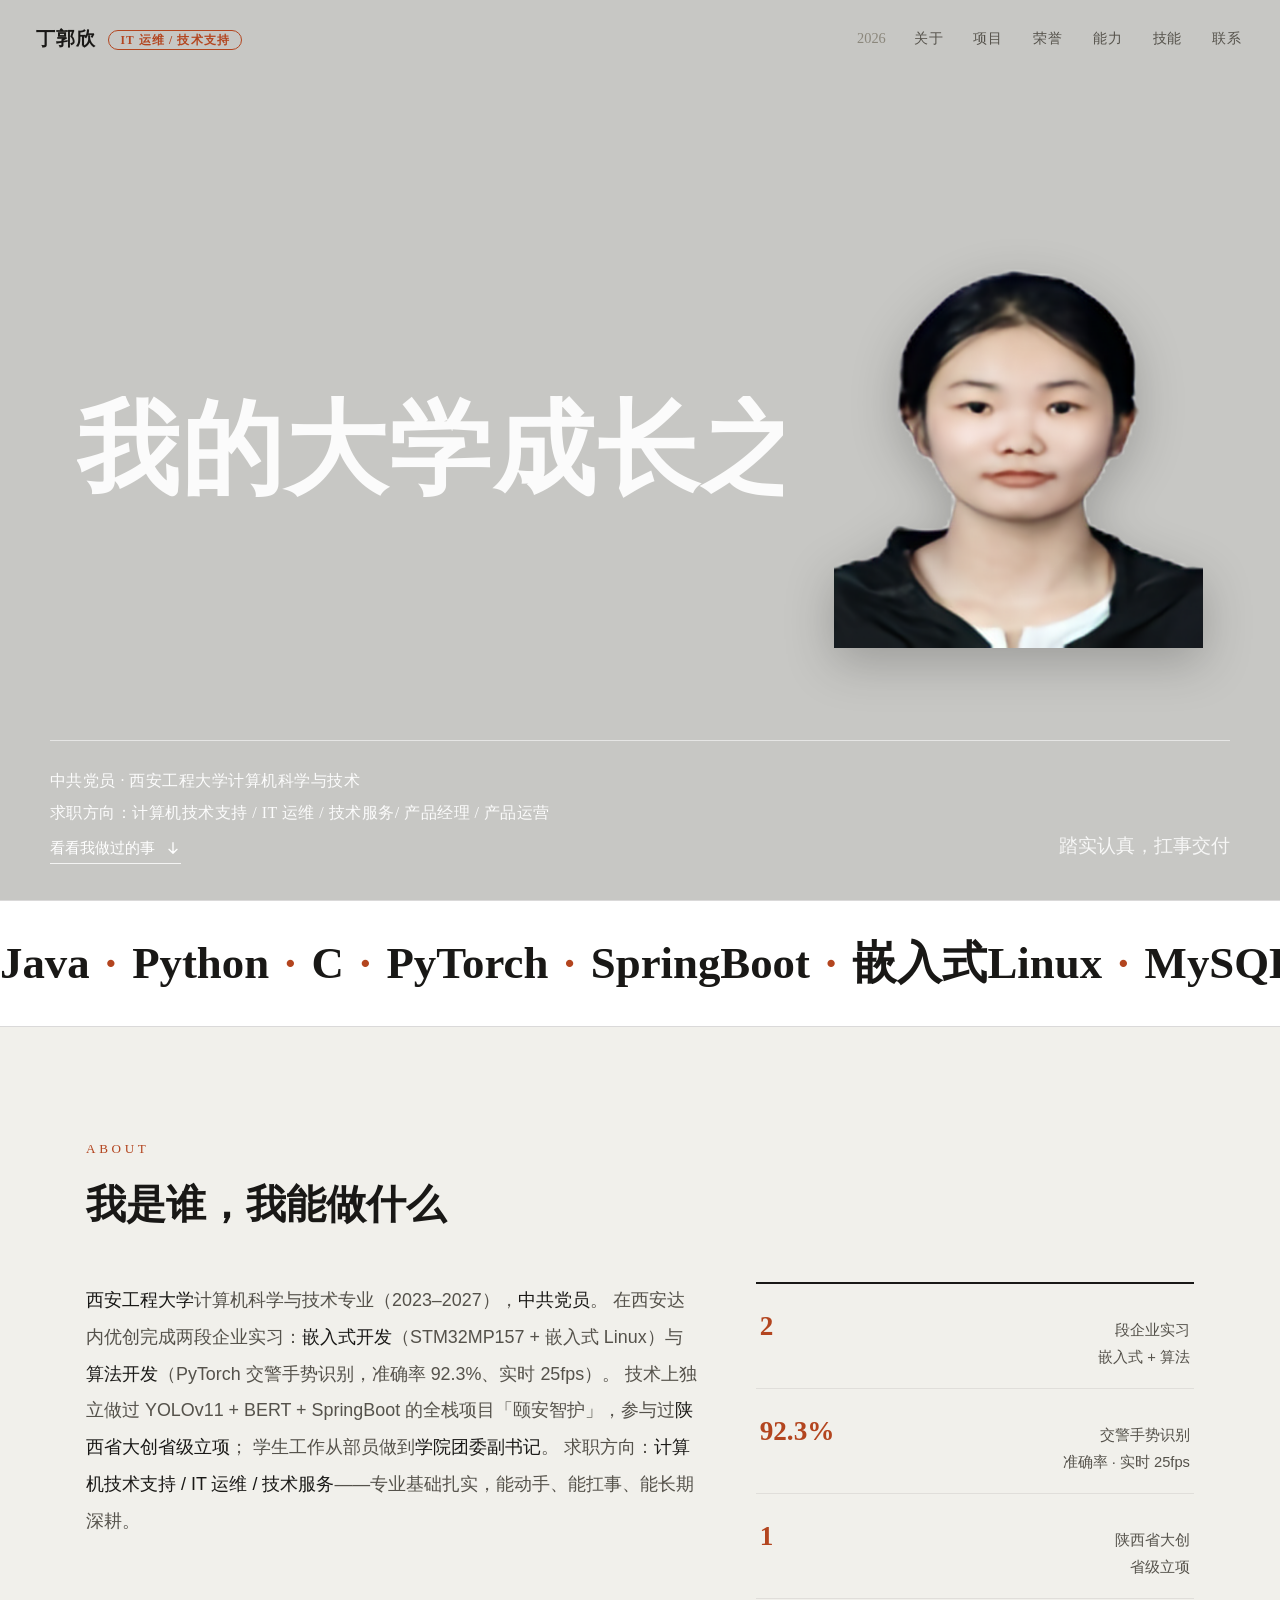
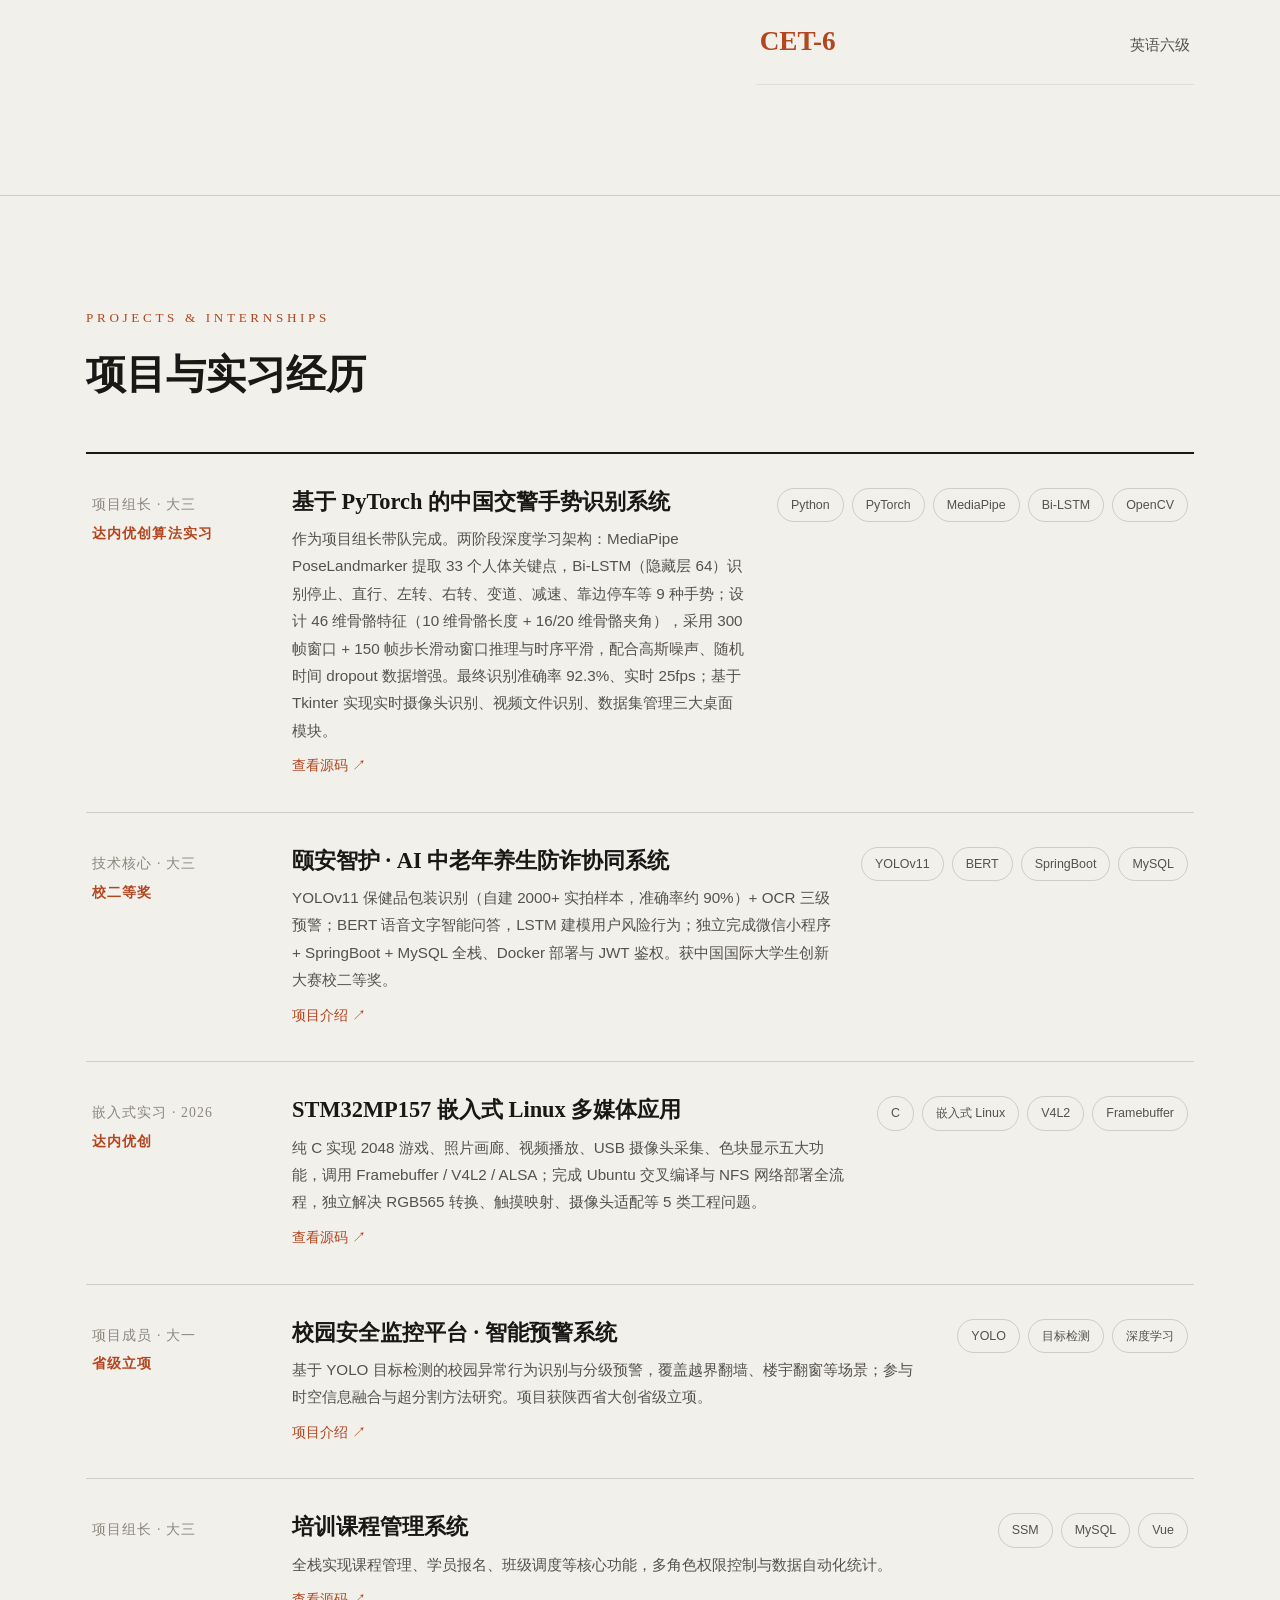
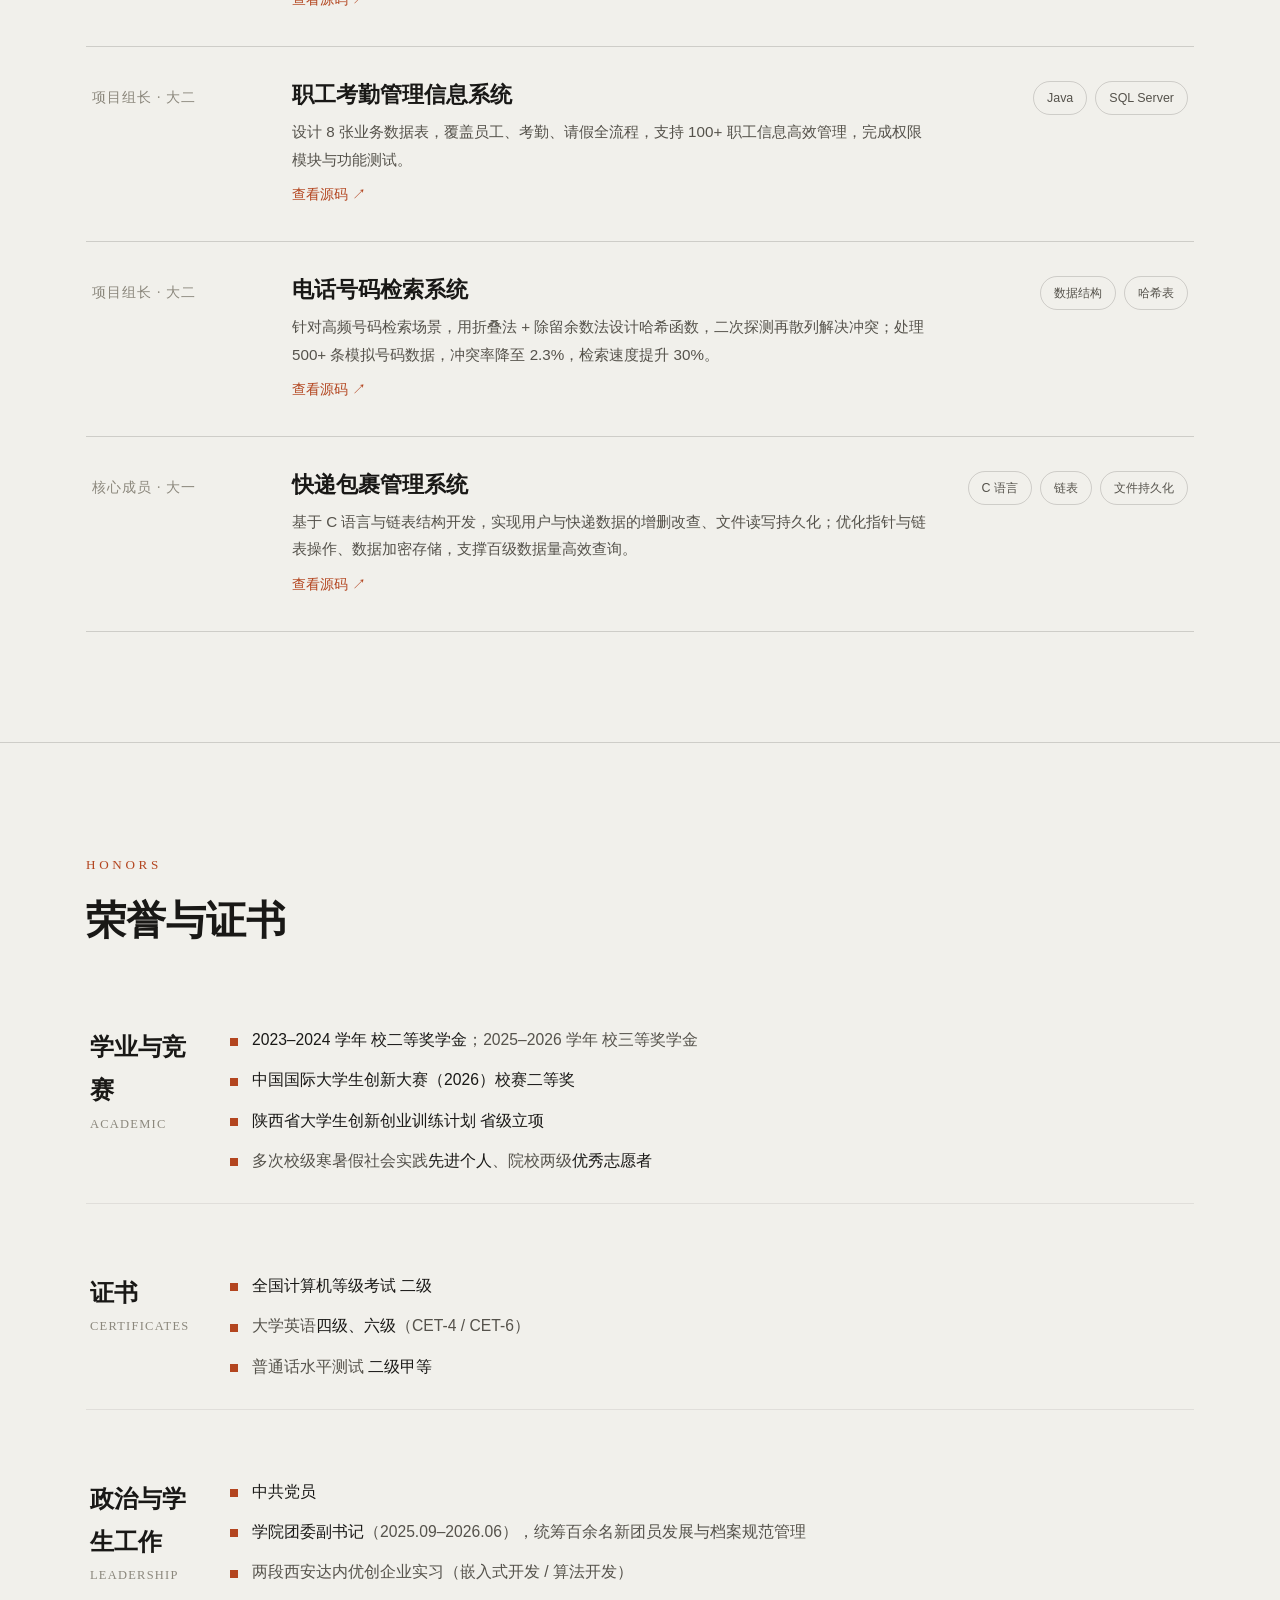
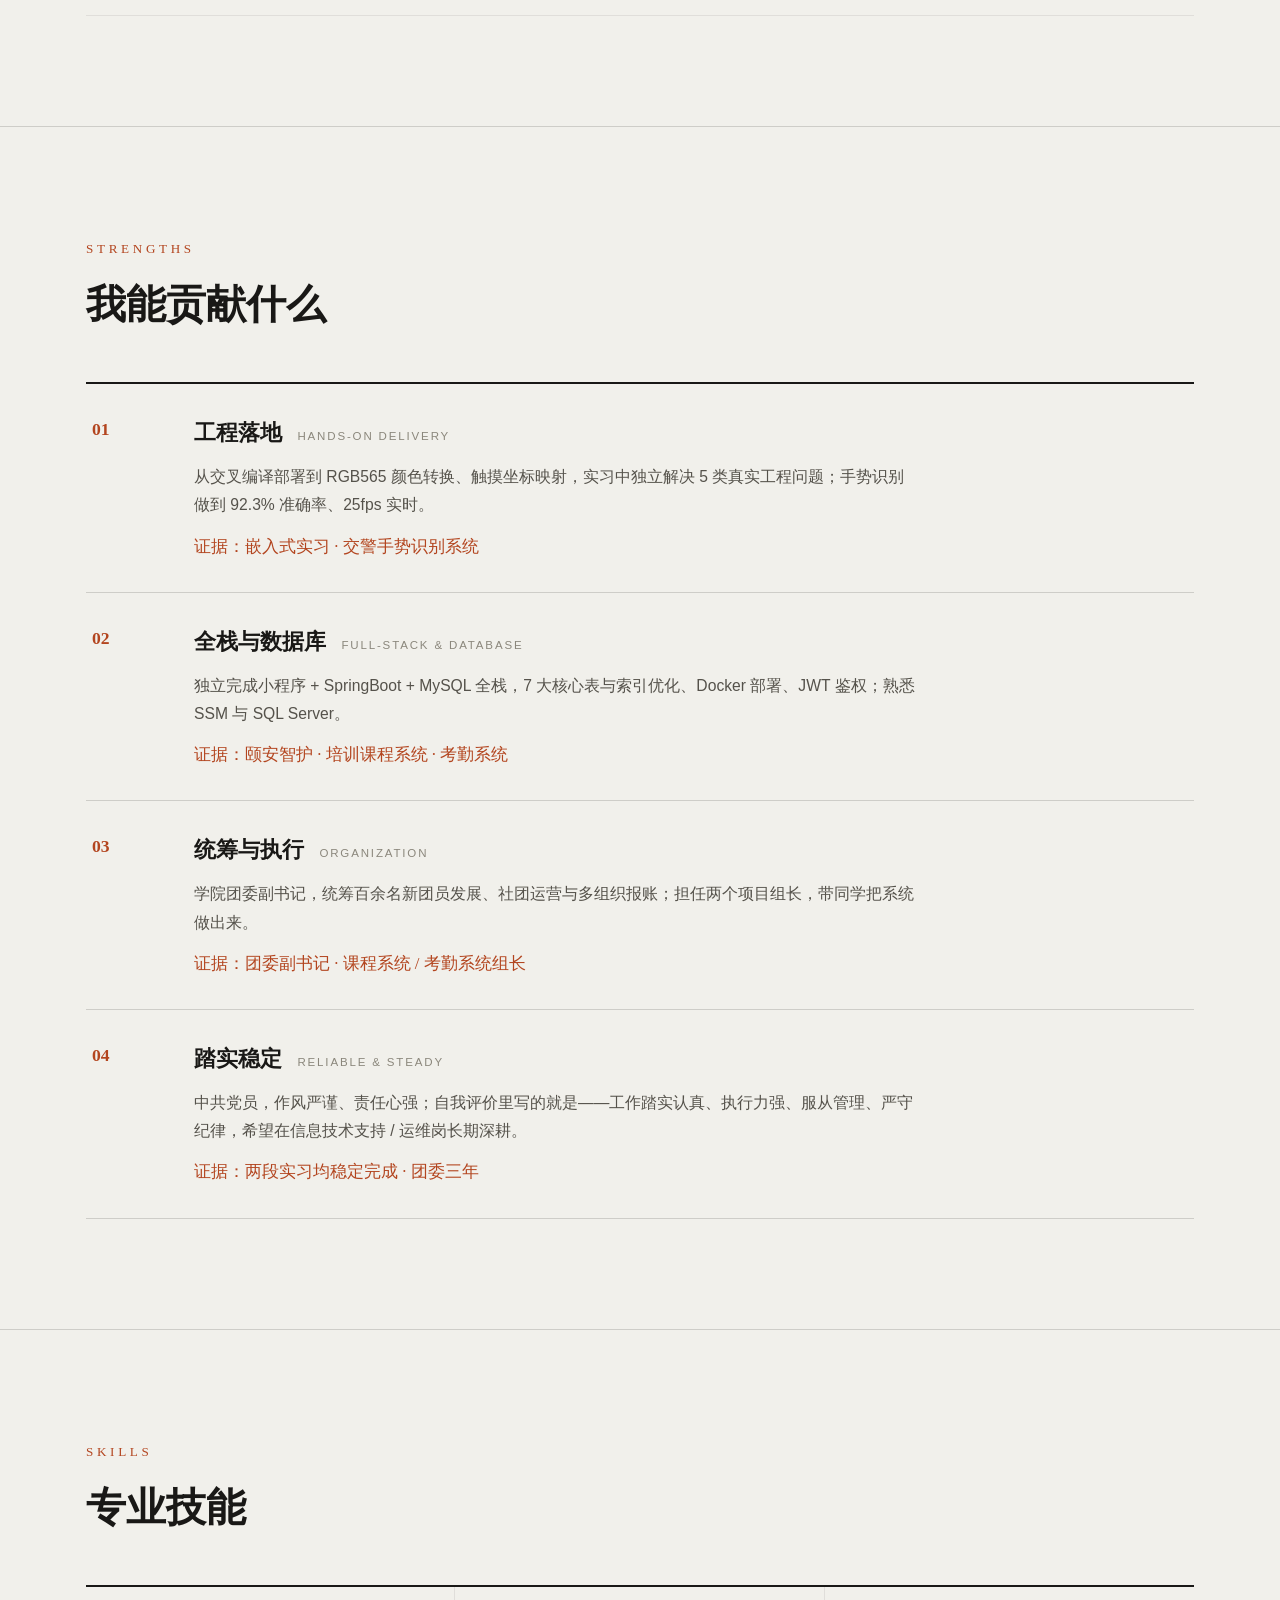
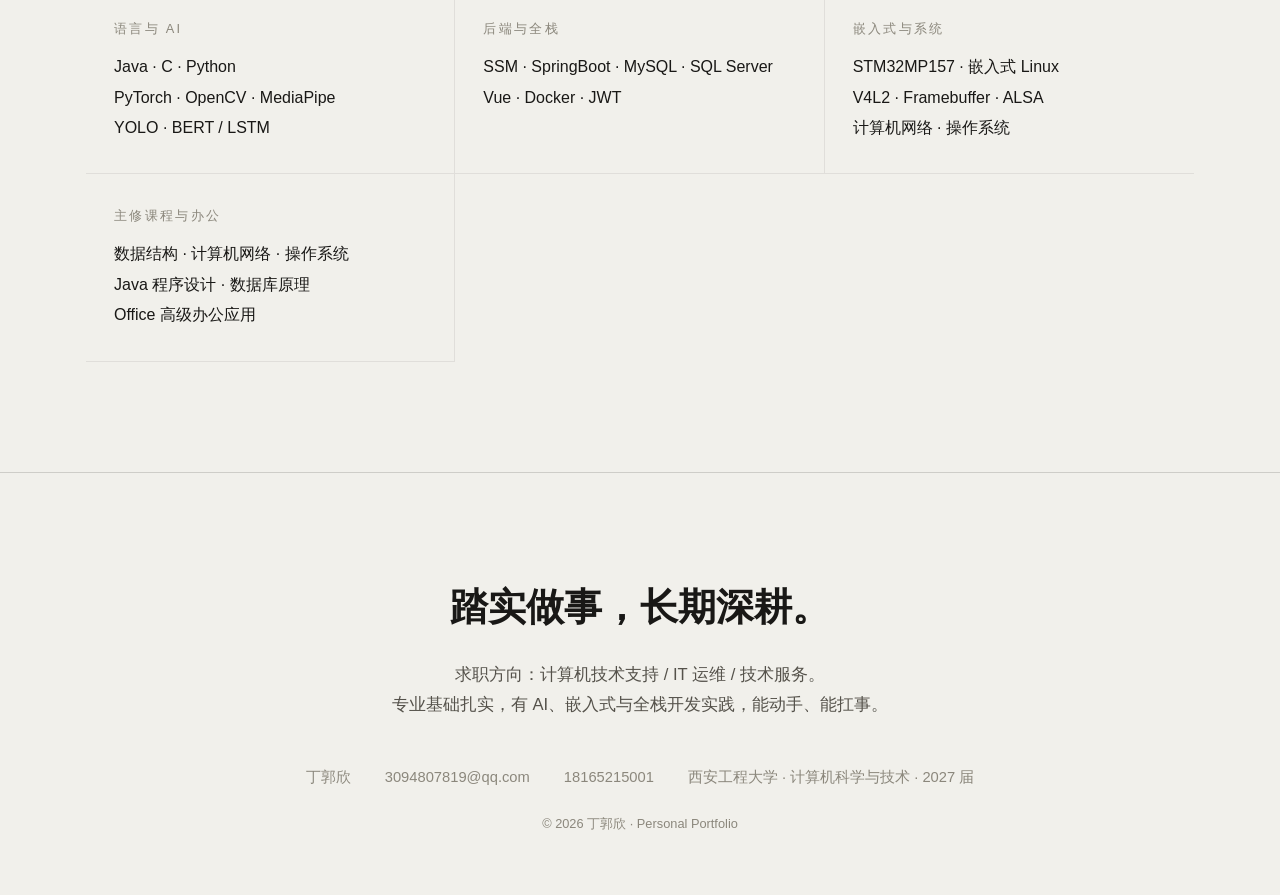
<file: index.html>
<!DOCTYPE html>
<html lang="zh-CN">
<head>
  <meta charset="UTF-8">
  <meta name="viewport" content="width=device-width, initial-scale=1.0">
  <title>丁郭欣 · 个人作品集 — 信息技术支持 / 信息系统运维</title>
  <meta name="description" content="丁郭欣，西安工程大学计算机科学与技术专业，中共党员。两段企业实习（嵌入式开发 / 算法开发），交警手势识别准确率 92.3%，省级大创立项，中国国际大学生创新大赛校二等奖。">
  <link rel="preconnect" href="https://miaoda.feishu.cn">
  <link rel="stylesheet" href="https://miaoda.feishu.cn/fonts/css2?family=Noto+Serif+SC:wght@400;700;900&family=Noto+Sans+SC:wght@300;400;500&family=Ma+Shan+Zheng&display=swap">
  <link rel="stylesheet" href="styles.css">
</head>
<body>

  <!-- ===== 导航 ===== -->
  <header class="site-nav" id="top">
    <a class="nav-brand" href="#top">丁郭欣<span class="nav-tag">IT 运维 / 技术支持</span></a>
    <nav class="nav-links" aria-label="页面导航">
      <span class="nav-year">2026</span>
      <a href="#about">关于</a>
      <a href="#projects">项目</a>
      <a href="#awards">荣誉</a>
      <a href="#strengths">能力</a>
      <a href="#skills">技能</a>
      <a href="#contact">联系</a>
    </nav>
  </header>

  <!-- ===== Hero：灰底 · 大字滑动 + 人像 ===== -->
  <section class="hero" aria-label="开头">
    <div class="hero-stage">
      <div class="hero-text-viewport">
        <div class="hero-wordmark-track">
          <span>我的大学成长之路</span>
          <span>我的大学成长之路</span>
        </div>
      </div>
      <img class="hero-portrait" src="assets/portrait.png" alt="丁郭欣 的照片">
    </div>
    <div class="hero-meta-row">
      <div>
        <p class="hero-roles">中共党员 · 西安工程大学计算机科学与技术<br>求职方向：计算机技术支持 / IT 运维 / 技术服务/ 产品经理 / 产品运营</p>
        <a class="hero-cta" href="#projects" aria-label="查看我的项目">
          看看我做过的事
          <svg viewBox="0 0 24 24" width="16" height="16" fill="none" stroke="currentColor" stroke-width="2" stroke-linecap="round" stroke-linejoin="round" aria-hidden="true"><path d="M12 4v16m0 0l-6-6m6 6l6-6"/></svg>
        </a>
      </div>
      <p class="hero-homage hand">踏实认真，扛事交付</p>
    </div>
  </section>

  <!-- ===== 大字滑动 ===== -->
  <div class="marquee" aria-hidden="true">
    <div class="marquee-track">
      <span>Java<em>·</em>Python<em>·</em>C<em>·</em>PyTorch<em>·</em>SpringBoot<em>·</em>嵌入式Linux<em>·</em>MySQL<em>·</em>SSM<em>·</em></span>
      <span>Java<em>·</em>Python<em>·</em>C<em>·</em>PyTorch<em>·</em>SpringBoot<em>·</em>嵌入式Linux<em>·</em>MySQL<em>·</em>SSM<em>·</em></span>
    </div>
  </div>

  <main>
    <!-- ===== 关于我 ===== -->
    <section class="section" id="about">
      <div class="wrap">
        <p class="kicker">About</p>
        <h2 class="section-title reveal">我是谁，我能做什么</h2>
        <div class="about-grid">
          <p class="about-text reveal">
            <b>西安工程大学</b>计算机科学与技术专业（2023–2027），<b>中共党员</b>。
            在西安达内优创完成两段企业实习：<b>嵌入式开发</b>（STM32MP157 + 嵌入式 Linux）与<b>算法开发</b>（PyTorch 交警手势识别，准确率 92.3%、实时 25fps）。
            技术上独立做过 YOLOv11 + BERT + SpringBoot 的全栈项目「颐安智护」，参与过<b>陕西省大创省级立项</b>；
            学生工作从部员做到<b>学院团委副书记</b>。
            求职方向：<b>计算机技术支持 / IT 运维 / 技术服务</b>——专业基础扎实，能动手、能扛事、能长期深耕。
          </p>
          <div class="about-stats reveal">
            <div class="stat-row">
              <span class="stat-num">2</span>
              <span class="stat-label">段企业实习<br>嵌入式 + 算法</span>
            </div>
            <div class="stat-row">
              <span class="stat-num">92.3%</span>
              <span class="stat-label">交警手势识别<br>准确率 · 实时 25fps</span>
            </div>
            <div class="stat-row">
              <span class="stat-num">1</span>
              <span class="stat-label">陕西省大创<br>省级立项</span>
            </div>
            <div class="stat-row">
              <span class="stat-num">CET-6</span>
              <span class="stat-label">英语六级</span>
            </div>
          </div>
        </div>
      </div>
    </section>

    <!-- ===== 核心项目 ===== -->
    <section class="section" id="projects">
      <div class="wrap">
        <p class="kicker">Projects &amp; Internships</p>
        <h2 class="section-title reveal">项目与实习经历</h2>
        <div class="project-index">
          <article class="project-row reveal">
            <p class="p-tag">项目组长 · 大三<b>达内优创算法实习</b></p>
            <div>
              <h3 class="p-name">基于 PyTorch 的中国交警手势识别系统</h3>
              <p class="p-desc">作为项目组长带队完成。两阶段深度学习架构：MediaPipe PoseLandmarker 提取 33 个人体关键点，Bi-LSTM（隐藏层 64）识别停止、直行、左转、右转、变道、减速、靠边停车等 9 种手势；设计 46 维骨骼特征（10 维骨骼长度 + 16/20 维骨骼夹角），采用 300 帧窗口 + 150 帧步长滑动窗口推理与时序平滑，配合高斯噪声、随机时间 dropout 数据增强。最终识别准确率 92.3%、实时 25fps；基于 Tkinter 实现实时摄像头识别、视频文件识别、数据集管理三大桌面模块。</p>
              <a class="p-link" href="https://github.com/dingding81108/traffic-gesture-recognition" target="_blank" rel="noopener">查看源码 ↗</a>
            </div>
            <ul class="p-chips" aria-label="技术标签">
              <li>Python</li>
              <li>PyTorch</li>
              <li>MediaPipe</li>
              <li>Bi-LSTM</li>
              <li>OpenCV</li>
            </ul>
          </article>

          <article class="project-row reveal">
            <p class="p-tag">技术核心 · 大三<b>校二等奖</b></p>
            <div>
              <h3 class="p-name">颐安智护 · AI 中老年养生防诈协同系统</h3>
              <p class="p-desc">YOLOv11 保健品包装识别（自建 2000+ 实拍样本，准确率约 90%）+ OCR 三级预警；BERT 语音文字智能问答，LSTM 建模用户风险行为；独立完成微信小程序 + SpringBoot + MySQL 全栈、Docker 部署与 JWT 鉴权。获中国国际大学生创新大赛校二等奖。</p>
              <a class="p-link" href="projects/yian.html">项目介绍 ↗</a>
            </div>
            <ul class="p-chips" aria-label="技术标签">
              <li>YOLOv11</li>
              <li>BERT</li>
              <li>SpringBoot</li>
              <li>MySQL</li>
            </ul>
          </article>

          <article class="project-row reveal">
            <p class="p-tag">嵌入式实习 · 2026<b>达内优创</b></p>
            <div>
              <h3 class="p-name">STM32MP157 嵌入式 Linux 多媒体应用</h3>
              <p class="p-desc">纯 C 实现 2048 游戏、照片画廊、视频播放、USB 摄像头采集、色块显示五大功能，调用 Framebuffer / V4L2 / ALSA；完成 Ubuntu 交叉编译与 NFS 网络部署全流程，独立解决 RGB565 转换、触摸映射、摄像头适配等 5 类工程问题。</p>
              <a class="p-link" href="https://github.com/dingding81108/stm32mp157-embedded" target="_blank" rel="noopener">查看源码 ↗</a>
            </div>
            <ul class="p-chips" aria-label="技术标签">
              <li>C</li>
              <li>嵌入式 Linux</li>
              <li>V4L2</li>
              <li>Framebuffer</li>
            </ul>
          </article>

          <article class="project-row reveal">
            <p class="p-tag">项目成员 · 大一<b>省级立项</b></p>
            <div>
              <h3 class="p-name">校园安全监控平台 · 智能预警系统</h3>
              <p class="p-desc">基于 YOLO 目标检测的校园异常行为识别与分级预警，覆盖越界翻墙、楼宇翻窗等场景；参与时空信息融合与超分割方法研究。项目获陕西省大创省级立项。</p>
              <a class="p-link" href="projects/campus.html">项目介绍 ↗</a>
            </div>
            <ul class="p-chips" aria-label="技术标签">
              <li>YOLO</li>
              <li>目标检测</li>
              <li>深度学习</li>
            </ul>
          </article>

          <article class="project-row reveal">
            <p class="p-tag">项目组长 · 大三</p>
            <div>
              <h3 class="p-name">培训课程管理系统</h3>
              <p class="p-desc">全栈实现课程管理、学员报名、班级调度等核心功能，多角色权限控制与数据自动化统计。</p>
              <a class="p-link" href="https://github.com/dingding81108/training-course-management" target="_blank" rel="noopener">查看源码 ↗</a>
            </div>
            <ul class="p-chips" aria-label="技术标签">
              <li>SSM</li>
              <li>MySQL</li>
              <li>Vue</li>
            </ul>
          </article>

          <article class="project-row reveal">
            <p class="p-tag">项目组长 · 大二</p>
            <div>
              <h3 class="p-name">职工考勤管理信息系统</h3>
              <p class="p-desc">设计 8 张业务数据表，覆盖员工、考勤、请假全流程，支持 100+ 职工信息高效管理，完成权限模块与功能测试。</p>
              <a class="p-link" href="https://github.com/dingding81108/attendance-management" target="_blank" rel="noopener">查看源码 ↗</a>
            </div>
            <ul class="p-chips" aria-label="技术标签">
              <li>Java</li>
              <li>SQL Server</li>
            </ul>
          </article>

          <article class="project-row reveal">
            <p class="p-tag">项目组长 · 大二</p>
            <div>
              <h3 class="p-name">电话号码检索系统</h3>
              <p class="p-desc">针对高频号码检索场景，用折叠法 + 除留余数法设计哈希函数，二次探测再散列解决冲突；处理 500+ 条模拟号码数据，冲突率降至 2.3%，检索速度提升 30%。</p>
              <a class="p-link" href="https://github.com/dingding81108/phone-book-hashtable" target="_blank" rel="noopener">查看源码 ↗</a>
            </div>
            <ul class="p-chips" aria-label="技术标签">
              <li>数据结构</li>
              <li>哈希表</li>
            </ul>
          </article>

          <article class="project-row reveal">
            <p class="p-tag">核心成员 · 大一</p>
            <div>
              <h3 class="p-name">快递包裹管理系统</h3>
              <p class="p-desc">基于 C 语言与链表结构开发，实现用户与快递数据的增删改查、文件读写持久化；优化指针与链表操作、数据加密存储，支撑百级数据量高效查询。</p>
              <a class="p-link" href="https://github.com/dingding81108/express-delivery-linkedlist" target="_blank" rel="noopener">查看源码 ↗</a>
            </div>
            <ul class="p-chips" aria-label="技术标签">
              <li>C 语言</li>
              <li>链表</li>
              <li>文件持久化</li>
            </ul>
          </article>
        </div>
      </div>
    </section>

    <!-- ===== 荣誉奖项 ===== -->
    <section class="section" id="awards">
      <div class="wrap">
        <p class="kicker">Honors</p>
        <h2 class="section-title reveal">荣誉与证书</h2>
        <div class="award-grid">
          <div class="award-year reveal">
            <p class="ay-title">学业与竞赛<small>ACADEMIC</small></p>
            <ul class="award-list">
              <li><b>2023–2024 学年 校二等奖学金</b>；2025–2026 学年 校三等奖学金</li>
              <li><b>中国国际大学生创新大赛（2026）校赛二等奖</b></li>
              <li><b>陕西省大学生创新创业训练计划 省级立项</b></li>
              <li>多次校级寒暑假社会实践<b>先进个人</b>、院校两级<b>优秀志愿者</b></li>
            </ul>
          </div>
          <div class="award-year reveal">
            <p class="ay-title">证书<small>CERTIFICATES</small></p>
            <ul class="award-list">
              <li><b>全国计算机等级考试 二级</b></li>
              <li>大学英语<b>四级、六级</b>（CET-4 / CET-6）</li>
              <li>普通话水平测试 <b>二级甲等</b></li>
            </ul>
          </div>
          <div class="award-year reveal">
            <p class="ay-title">政治与学生工作<small>LEADERSHIP</small></p>
            <ul class="award-list">
              <li><b>中共党员</b></li>
              <li><b>学院团委副书记</b>（2025.09–2026.06），统筹百余名新团员发展与档案规范管理</li>
              <li>两段西安达内优创企业实习（嵌入式开发 / 算法开发）</li>
            </ul>
          </div>
        </div>
      </div>
    </section>

    <!-- ===== 能力 ===== -->
    <section class="section" id="strengths">
      <div class="wrap">
        <p class="kicker">Strengths</p>
        <h2 class="section-title reveal">我能贡献什么</h2>
        <div class="strength-list">
          <article class="strength-row reveal">
            <p class="s-num">01</p>
            <div>
              <h3 class="s-name">工程落地 <span class="s-en">Hands-on Delivery</span></h3>
              <p class="s-desc">从交叉编译部署到 RGB565 颜色转换、触摸坐标映射，实习中独立解决 5 类真实工程问题；手势识别做到 92.3% 准确率、25fps 实时。</p>
              <p class="s-proof hand">证据：嵌入式实习 · 交警手势识别系统</p>
            </div>
          </article>
          <article class="strength-row reveal">
            <p class="s-num">02</p>
            <div>
              <h3 class="s-name">全栈与数据库 <span class="s-en">Full-stack &amp; Database</span></h3>
              <p class="s-desc">独立完成小程序 + SpringBoot + MySQL 全栈，7 大核心表与索引优化、Docker 部署、JWT 鉴权；熟悉 SSM 与 SQL Server。</p>
              <p class="s-proof hand">证据：颐安智护 · 培训课程系统 · 考勤系统</p>
            </div>
          </article>
          <article class="strength-row reveal">
            <p class="s-num">03</p>
            <div>
              <h3 class="s-name">统筹与执行 <span class="s-en">Organization</span></h3>
              <p class="s-desc">学院团委副书记，统筹百余名新团员发展、社团运营与多组织报账；担任两个项目组长，带同学把系统做出来。</p>
              <p class="s-proof hand">证据：团委副书记 · 课程系统 / 考勤系统组长</p>
            </div>
          </article>
          <article class="strength-row reveal">
            <p class="s-num">04</p>
            <div>
              <h3 class="s-name">踏实稳定 <span class="s-en">Reliable &amp; Steady</span></h3>
              <p class="s-desc">中共党员，作风严谨、责任心强；自我评价里写的就是——工作踏实认真、执行力强、服从管理、严守纪律，希望在信息技术支持 / 运维岗长期深耕。</p>
              <p class="s-proof hand">证据：两段实习均稳定完成 · 团委三年</p>
            </div>
          </article>
        </div>
      </div>
    </section>

    <!-- ===== 技能与证书 ===== -->
    <section class="section" id="skills">
      <div class="wrap">
        <p class="kicker">Skills</p>
        <h2 class="section-title reveal">专业技能</h2>
        <div class="skill-grid">
          <div class="skill-cell reveal">
            <p class="sc-label">语言与 AI</p>
            <p class="sc-items">Java · C · Python<br>PyTorch · OpenCV · MediaPipe<br>YOLO · BERT / LSTM</p>
          </div>
          <div class="skill-cell reveal">
            <p class="sc-label">后端与全栈</p>
            <p class="sc-items">SSM · SpringBoot · MySQL · SQL Server<br>Vue · Docker · JWT</p>
          </div>
          <div class="skill-cell reveal">
            <p class="sc-label">嵌入式与系统</p>
            <p class="sc-items">STM32MP157 · 嵌入式 Linux<br>V4L2 · Framebuffer · ALSA<br>计算机网络 · 操作系统</p>
          </div>
          <div class="skill-cell reveal">
            <p class="sc-label">主修课程与办公</p>
            <p class="sc-items">数据结构 · 计算机网络 · 操作系统<br>Java 程序设计 · 数据库原理<br>Office 高级办公应用</p>
          </div>
        </div>
      </div>
    </section>
  </main>

  <!-- ===== 联系 ===== -->
  <footer class="site-footer" id="contact">
    <div class="wrap">
      <h2 class="footer-line">踏实做事，长期深耕。</h2>
      <p class="footer-note">
        求职方向：计算机技术支持 / IT 运维 / 技术服务。<br>
        专业基础扎实，有 AI、嵌入式与全栈开发实践，能动手、能扛事。
      </p>
      <p class="footer-meta">
        <span>丁郭欣</span>
        <span>3094807819@qq.com</span>
        <span>18165215001</span>
        <span>西安工程大学 · 计算机科学与技术 · 2027 届</span>
      </p>
      <p class="footer-fine">© 2026 丁郭欣 · Personal Portfolio</p>
    </div>
  </footer>

  <script src="app.js"></script>
</body>
</html>
</file>
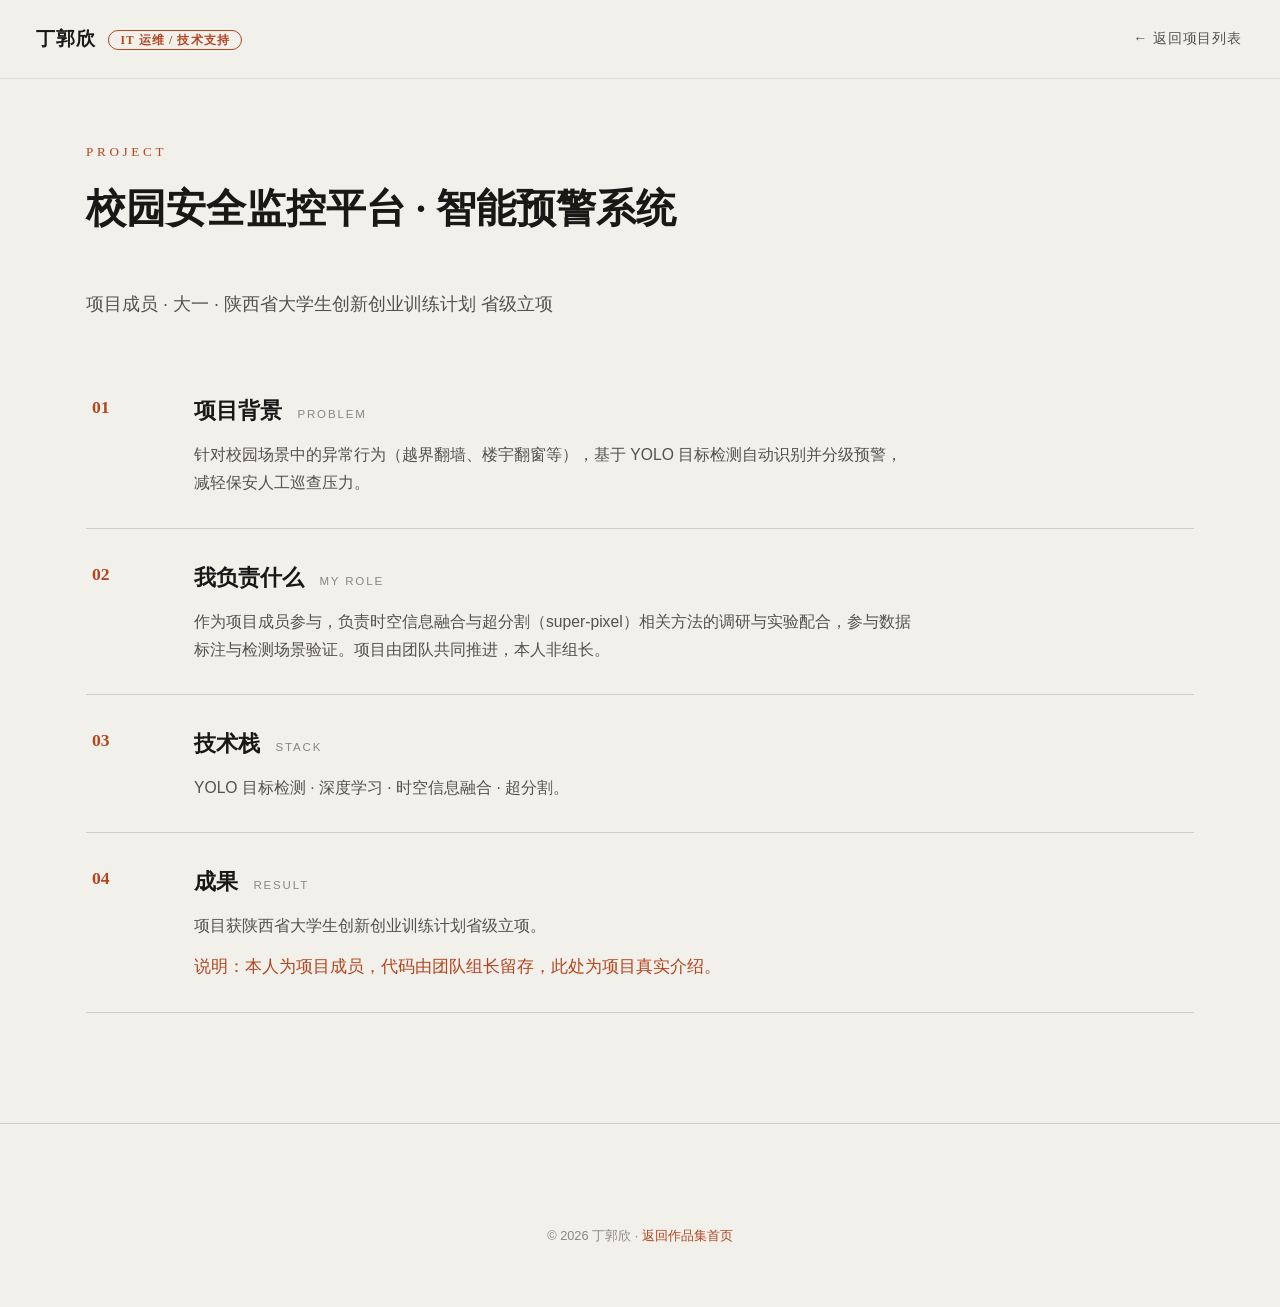
<file: projects/campus.html>
<!DOCTYPE html>
<html lang="zh-CN">
<head>
  <meta charset="UTF-8">
  <meta name="viewport" content="width=device-width, initial-scale=1.0">
  <title>校园安全监控平台 · 丁郭欣作品集</title>
  <link rel="preconnect" href="https://miaoda.feishu.cn">
  <link rel="stylesheet" href="https://miaoda.feishu.cn/fonts/css2?family=Noto+Serif+SC:wght@400;700;900&family=Noto+Sans+SC:wght@300;400;500&family=Ma+Shan+Zheng&display=swap">
  <link rel="stylesheet" href="../styles.css">
</head>
<body>
  <header class="site-nav scrolled">
    <a class="nav-brand" href="../index.html">丁郭欣<span class="nav-tag">IT 运维 / 技术支持</span></a>
    <nav class="nav-links" aria-label="页面导航">
      <a href="../index.html#projects">← 返回项目列表</a>
    </nav>
  </header>

  <main>
    <section class="section" style="padding-top:140px">
      <div class="wrap">
        <p class="kicker">Project</p>
        <h1 class="section-title">校园安全监控平台 · 智能预警系统</h1>
        <p class="about-text" style="margin-bottom:40px">项目成员 · 大一 · 陕西省大学生创新创业训练计划 省级立项</p>

        <div class="strength-list" style="border-top:none">
          <article class="strength-row">
            <p class="s-num">01</p>
            <div>
              <h3 class="s-name">项目背景 <span class="s-en">Problem</span></h3>
              <p class="s-desc">针对校园场景中的异常行为（越界翻墙、楼宇翻窗等），基于 YOLO 目标检测自动识别并分级预警，减轻保安人工巡查压力。</p>
            </div>
          </article>
          <article class="strength-row">
            <p class="s-num">02</p>
            <div>
              <h3 class="s-name">我负责什么 <span class="s-en">My Role</span></h3>
              <p class="s-desc">作为项目成员参与，负责时空信息融合与超分割（super-pixel）相关方法的调研与实验配合，参与数据标注与检测场景验证。项目由团队共同推进，本人非组长。</p>
            </div>
          </article>
          <article class="strength-row">
            <p class="s-num">03</p>
            <div>
              <h3 class="s-name">技术栈 <span class="s-en">Stack</span></h3>
              <p class="s-desc">YOLO 目标检测 · 深度学习 · 时空信息融合 · 超分割。</p>
            </div>
          </article>
          <article class="strength-row">
            <p class="s-num">04</p>
            <div>
              <h3 class="s-name">成果 <span class="s-en">Result</span></h3>
              <p class="s-desc">项目获陕西省大学生创新创业训练计划省级立项。</p>
              <p class="s-proof hand">说明：本人为项目成员，代码由团队组长留存，此处为项目真实介绍。</p>
            </div>
          </article>
        </div>
      </div>
    </section>
  </main>

  <footer class="site-footer">
    <div class="wrap">
      <p class="footer-fine">© 2026 丁郭欣 · <a href="../index.html" style="color:var(--accent)">返回作品集首页</a></p>
    </div>
  </footer>
</body>
</html>
</file>
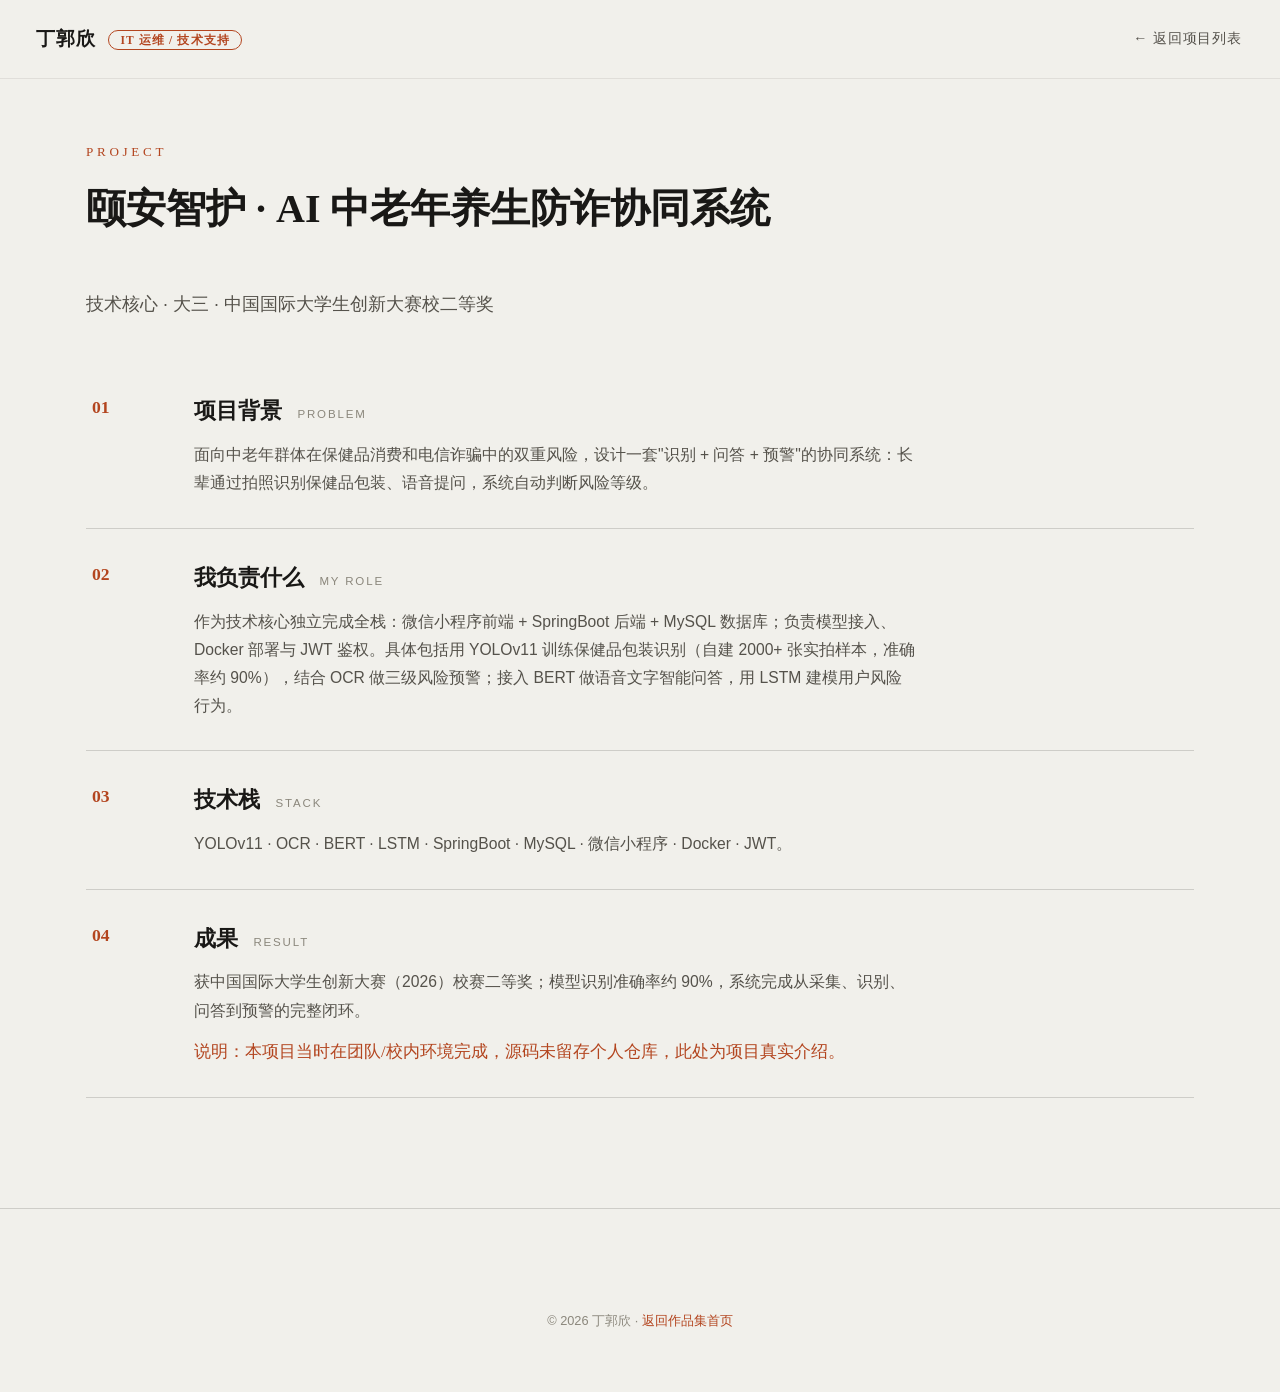
<file: projects/yian.html>
<!DOCTYPE html>
<html lang="zh-CN">
<head>
  <meta charset="UTF-8">
  <meta name="viewport" content="width=device-width, initial-scale=1.0">
  <title>颐安智护 · 丁郭欣作品集</title>
  <link rel="preconnect" href="https://miaoda.feishu.cn">
  <link rel="stylesheet" href="https://miaoda.feishu.cn/fonts/css2?family=Noto+Serif+SC:wght@400;700;900&family=Noto+Sans+SC:wght@300;400;500&family=Ma+Shan+Zheng&display=swap">
  <link rel="stylesheet" href="../styles.css">
</head>
<body>
  <header class="site-nav scrolled">
    <a class="nav-brand" href="../index.html">丁郭欣<span class="nav-tag">IT 运维 / 技术支持</span></a>
    <nav class="nav-links" aria-label="页面导航">
      <a href="../index.html#projects">← 返回项目列表</a>
    </nav>
  </header>

  <main>
    <section class="section" style="padding-top:140px">
      <div class="wrap">
        <p class="kicker">Project</p>
        <h1 class="section-title">颐安智护 · AI 中老年养生防诈协同系统</h1>
        <p class="about-text" style="margin-bottom:40px">技术核心 · 大三 · 中国国际大学生创新大赛校二等奖</p>

        <div class="strength-list" style="border-top:none">
          <article class="strength-row">
            <p class="s-num">01</p>
            <div>
              <h3 class="s-name">项目背景 <span class="s-en">Problem</span></h3>
              <p class="s-desc">面向中老年群体在保健品消费和电信诈骗中的双重风险，设计一套"识别 + 问答 + 预警"的协同系统：长辈通过拍照识别保健品包装、语音提问，系统自动判断风险等级。</p>
            </div>
          </article>
          <article class="strength-row">
            <p class="s-num">02</p>
            <div>
              <h3 class="s-name">我负责什么 <span class="s-en">My Role</span></h3>
              <p class="s-desc">作为技术核心独立完成全栈：微信小程序前端 + SpringBoot 后端 + MySQL 数据库；负责模型接入、Docker 部署与 JWT 鉴权。具体包括用 YOLOv11 训练保健品包装识别（自建 2000+ 张实拍样本，准确率约 90%），结合 OCR 做三级风险预警；接入 BERT 做语音文字智能问答，用 LSTM 建模用户风险行为。</p>
            </div>
          </article>
          <article class="strength-row">
            <p class="s-num">03</p>
            <div>
              <h3 class="s-name">技术栈 <span class="s-en">Stack</span></h3>
              <p class="s-desc">YOLOv11 · OCR · BERT · LSTM · SpringBoot · MySQL · 微信小程序 · Docker · JWT。</p>
            </div>
          </article>
          <article class="strength-row">
            <p class="s-num">04</p>
            <div>
              <h3 class="s-name">成果 <span class="s-en">Result</span></h3>
              <p class="s-desc">获中国国际大学生创新大赛（2026）校赛二等奖；模型识别准确率约 90%，系统完成从采集、识别、问答到预警的完整闭环。</p>
              <p class="s-proof hand">说明：本项目当时在团队/校内环境完成，源码未留存个人仓库，此处为项目真实介绍。</p>
            </div>
          </article>
        </div>
      </div>
    </section>
  </main>

  <footer class="site-footer">
    <div class="wrap">
      <p class="footer-fine">© 2026 丁郭欣 · <a href="../index.html" style="color:var(--accent)">返回作品集首页</a></p>
    </div>
  </footer>
</body>
</html>
</file>
<file: styles.css>
/* ============================================================
   作品集 · 我的路 — 求职向 v3
   浅纸底 · 巨型衬线字 · 真人照叠层 · 大字滑动 · 发丝线
   ============================================================ */

:root {
  --bg: #f1f0eb;
  --paper: #ffffff;
  --ink: #191816;
  --ink-dim: #55524b;
  --ink-faint: #8b877c;
  --hairline: rgba(25, 24, 22, 0.16);
  --hairline-soft: rgba(25, 24, 22, 0.08);
  --accent: #b3451f;
  --serif: "Noto Serif SC", "Songti SC", "SimSun", serif;
  --sans: "Noto Sans SC", "PingFang SC", "Microsoft YaHei", sans-serif;
  --hand: "Ma Shan Zheng", "KaiTi", "STKaiti", cursive;
  --wrap: 1180px;
}

* { margin: 0; padding: 0; box-sizing: border-box; }
html { scroll-behavior: smooth; }
body {
  background: var(--bg);
  color: var(--ink);
  font-family: var(--sans);
  font-weight: 300;
  line-height: 1.8;
  -webkit-font-smoothing: antialiased;
}
::selection { background: var(--ink); color: var(--bg); }
a { color: inherit; text-decoration: none; }
.serif { font-family: var(--serif); }
.hand { font-family: var(--hand); }
.wrap { max-width: var(--wrap); margin: 0 auto; padding: 0 36px; }

/* ---------- 导航 ---------- */
.site-nav {
  position: fixed;
  top: 0; left: 0; right: 0;
  z-index: 50;
  display: flex;
  align-items: center;
  justify-content: space-between;
  padding: 20px 36px;
  transition: background 0.3s ease;
}
.site-nav.scrolled {
  background: rgba(241, 240, 235, 0.9);
  backdrop-filter: blur(10px);
  border-bottom: 1px solid var(--hairline-soft);
}
.nav-brand {
  font-family: var(--serif);
  font-weight: 900;
  font-size: 1.2rem;
  letter-spacing: 0.06em;
}
.nav-tag {
  font-size: 0.72rem;
  color: var(--accent);
  border: 1px solid var(--accent);
  border-radius: 999px;
  padding: 3px 11px;
  margin-left: 12px;
  letter-spacing: 0.1em;
  vertical-align: middle;
}
.nav-links { display: flex; align-items: center; gap: 26px; }
.nav-year { font-family: var(--serif); font-size: 0.9rem; color: var(--ink-faint); }
.nav-links a {
  font-size: 0.88rem;
  color: var(--ink-dim);
  letter-spacing: 0.06em;
  padding: 6px 2px;
  border-bottom: 1px solid transparent;
  transition: color 0.2s ease, border-color 0.2s ease;
}
.nav-links a:hover { color: var(--ink); border-color: var(--ink); }

/* ---------- Hero ---------- */
.hero {
  min-height: 100vh;
  display: flex;
  flex-direction: column;
  justify-content: flex-end;
  position: relative;
  background: #c7c7c4;
  padding: 110px 0 0;
  overflow: hidden;
}
.hero-eyebrow {
  font-size: 0.85rem;
  letter-spacing: 0.24em;
  color: var(--ink-faint);
  margin: 0 auto 26px;
  max-width: var(--wrap);
  width: 100%;
}
.hero-stage {
  position: absolute;
  inset: 0;
  display: flex;
  align-items: center;
  gap: 4vw;
  padding: 0 6vw;
  overflow: hidden;
}
.hero-text-viewport {
  flex: 1 1 55%;
  overflow: hidden;
}
.hero-wordmark-track {
  display: flex;
  width: max-content;
  animation: marquee 18s linear infinite;
}
.hero-stage:hover .hero-wordmark-track { animation-play-state: paused; }
.hero-wordmark-track span {
  font-family: var(--serif);
  font-weight: 900;
  font-size: clamp(2.6rem, 8vw, 7rem);
  line-height: 1.05;
  letter-spacing: 0.02em;
  white-space: nowrap;
  padding-right: 0.4em;
  color: rgba(255, 255, 255, 0.92);
}
.hero-portrait {
  flex: 0 0 auto;
  height: min(44vh, 420px);
  width: auto;
  pointer-events: none;
  filter: drop-shadow(0 14px 24px rgba(0, 0, 0, 0.22));
}
.hero-meta-row {
  position: relative;
  z-index: 3;
  display: flex;
  justify-content: space-between;
  align-items: flex-end;
  gap: 30px;
  max-width: var(--wrap);
  margin: 0 auto;
  width: calc(100% - 72px);
  padding: 24px 0 36px;
  border-top: 1px solid rgba(255, 255, 255, 0.55);
}
.hero-roles {
  font-family: var(--serif);
  font-size: 1rem;
  line-height: 2;
  color: rgba(255, 255, 255, 0.94);
  letter-spacing: 0.03em;
}
.hero-cta {
  display: inline-flex;
  align-items: center;
  gap: 10px;
  margin-top: 6px;
  font-size: 0.92rem;
  color: #fff;
  border-bottom: 1px solid rgba(255, 255, 255, 0.8);
  padding-bottom: 2px;
}
.hero-cta:hover { color: #fff; border-color: #fff; opacity: 0.8; }
.hero-homage { font-size: 1.2rem; color: rgba(255, 255, 255, 0.85); text-align: right; }

/* ---------- 大字滑动 Marquee ---------- */
.marquee {
  overflow: hidden;
  border-top: 1px solid var(--hairline);
  border-bottom: 1px solid var(--hairline);
  padding: 22px 0;
  background: var(--paper);
}
.marquee-track {
  display: flex;
  width: max-content;
  animation: marquee 30s linear infinite;
}
.marquee:hover .marquee-track { animation-play-state: paused; }
.marquee-track span {
  font-family: var(--serif);
  font-weight: 900;
  font-size: clamp(1.6rem, 4vw, 2.8rem);
  white-space: nowrap;
  padding-right: 0.6em;
  color: var(--ink);
}
.marquee-track span em {
  font-style: normal;
  color: var(--accent);
  padding: 0 0.35em;
}
@keyframes marquee {
  to { transform: translateX(-50%); }
}

/* ---------- 通用章节 ---------- */
.section { padding: 110px 0; }
.section + .section { border-top: 1px solid var(--hairline); }
.kicker {
  font-family: var(--serif);
  font-size: 0.82rem;
  letter-spacing: 0.28em;
  color: var(--accent);
  text-transform: uppercase;
  margin-bottom: 18px;
}
.section-title {
  font-family: var(--serif);
  font-weight: 700;
  font-size: clamp(1.7rem, 3.6vw, 2.5rem);
  line-height: 1.35;
  margin-bottom: 50px;
  text-wrap: balance;
}

/* ---------- 关于我 ---------- */
.about-grid {
  display: grid;
  grid-template-columns: 1.4fr 1fr;
  gap: 56px;
  align-items: start;
}
.about-text {
  font-size: 1.12rem;
  line-height: 2.05;
  color: var(--ink-dim);
  max-width: 40em;
}
.about-text b { color: var(--ink); font-weight: 500; }
.about-stats {
  display: grid;
  gap: 0;
  border-top: 2px solid var(--ink);
}
.stat-row {
  display: flex;
  justify-content: space-between;
  align-items: baseline;
  padding: 18px 4px;
  border-bottom: 1px solid var(--hairline-soft);
}
.stat-num {
  font-family: var(--serif);
  font-weight: 900;
  font-size: 1.7rem;
  color: var(--accent);
}
.stat-label { font-size: 0.92rem; color: var(--ink-dim); text-align: right; }

/* ---------- 项目 ---------- */
.project-index { border-top: 2px solid var(--ink); }
.project-row {
  display: grid;
  grid-template-columns: 170px 1fr auto;
  gap: 30px;
  align-items: baseline;
  padding: 32px 6px;
  border-bottom: 1px solid var(--hairline);
  transition: background 0.25s ease;
}
.project-row:hover { background: rgba(255, 255, 255, 0.6); }
.p-tag {
  font-family: var(--serif);
  font-size: 0.86rem;
  letter-spacing: 0.08em;
  color: var(--ink-faint);
  text-transform: uppercase;
}
.p-tag b { display: block; color: var(--accent); font-weight: 700; margin-top: 4px; }
.p-name { font-family: var(--serif); font-weight: 700; font-size: 1.4rem; line-height: 1.4; }
.p-desc { color: var(--ink-dim); font-size: 0.95rem; margin-top: 8px; max-width: 42em; }
.p-link { display: inline-block; margin-top: 10px; font-size: 0.85rem; font-weight: 500; color: var(--accent); text-decoration: none; border-bottom: 1px solid transparent; transition: border-color .2s, opacity .2s; }
.p-link:hover { border-bottom-color: var(--accent); opacity: .8; }
.p-chips { list-style: none; display: flex; flex-wrap: wrap; gap: 8px; justify-content: flex-end; }
.p-chips li {
  font-size: 0.78rem;
  color: var(--ink-dim);
  border: 1px solid var(--hairline);
  border-radius: 999px;
  padding: 5px 13px;
}

/* ---------- 荣誉 ---------- */
.award-grid { display: grid; gap: 40px; }
.award-year {
  display: grid;
  grid-template-columns: 110px 1fr;
  gap: 30px;
  padding: 28px 4px;
  border-bottom: 1px solid var(--hairline-soft);
}
.ay-title {
  font-family: var(--serif);
  font-weight: 900;
  font-size: 1.5rem;
  color: var(--ink);
}
.ay-title small { display: block; font-size: 0.78rem; color: var(--ink-faint); font-weight: 400; letter-spacing: 0.1em; }
.award-list { list-style: none; display: grid; gap: 12px; }
.award-list li {
  position: relative;
  padding-left: 22px;
  color: var(--ink-dim);
  font-size: 0.98rem;
}
.award-list li::before {
  content: "";
  position: absolute;
  left: 0; top: 0.72em;
  width: 8px; height: 8px;
  background: var(--accent);
}
.award-list li b { color: var(--ink); font-weight: 500; }

/* ---------- 能力 ---------- */
.strength-list { border-top: 2px solid var(--ink); }
.strength-row {
  display: grid;
  grid-template-columns: 72px 1fr;
  gap: 30px;
  padding: 30px 6px;
  border-bottom: 1px solid var(--hairline);
  align-items: start;
}
.s-num { font-family: var(--serif); font-weight: 700; font-size: 1.1rem; color: var(--accent); }
.s-name { font-family: var(--serif); font-weight: 700; font-size: 1.35rem; margin-bottom: 10px; }
.s-en {
  font-family: var(--sans);
  font-size: 0.72rem;
  font-weight: 400;
  letter-spacing: 0.16em;
  color: var(--ink-faint);
  text-transform: uppercase;
  margin-left: 10px;
}
.s-desc { color: var(--ink-dim); font-size: 0.98rem; max-width: 46em; }
.s-proof { font-size: 1.05rem; color: var(--accent); margin-top: 12px; }

/* ---------- 我的路 时间线 ---------- */
.route { position: relative; }
.route-track {
  position: absolute; top: 30px; bottom: 40px; left: 50%;
  width: 2px; transform: translateX(-50%); background: var(--hairline);
}
.route-fill { position: absolute; top: 0; left: 0; width: 100%; height: 0; background: var(--accent); }
.milestones { list-style: none; position: relative; }
.milestone { position: relative; width: 50%; padding: 0 56px 64px 0; }
.milestone:nth-child(even) { margin-left: 50%; padding: 0 0 64px 56px; }
.m-dot {
  position: absolute; top: 8px; right: -10px;
  width: 18px; height: 18px; border-radius: 50%;
  background: var(--bg); border: 2px solid var(--ink-faint);
  transition: border-color 0.4s ease, background 0.4s ease;
}
.milestone:nth-child(even) .m-dot { right: auto; left: -10px; }
.milestone.lit .m-dot {
  border-color: var(--accent); background: var(--accent);
  box-shadow: 0 0 0 5px rgba(179, 69, 31, 0.12);
}
.m-body {
  background: var(--paper);
  border: 1px solid var(--hairline-soft);
  padding: 24px 28px;
  transition: border-color 0.4s ease, transform 0.4s ease;
}
.milestone.lit .m-body { border-color: var(--hairline); }
.m-body:hover { transform: translateY(-2px); }
.m-label { font-size: 1.1rem; color: var(--accent); margin-bottom: 8px; }
.m-title { font-family: var(--serif); font-weight: 700; font-size: 1.25rem; margin-bottom: 10px; }
.m-text { color: var(--ink-dim); font-size: 0.96rem; }
.m-annotation { color: var(--ink-faint); font-size: 1.05rem; margin-top: 12px; }

/* ---------- 技能证书 ---------- */
.skill-grid { display: grid; grid-template-columns: repeat(3, 1fr); gap: 0; border-top: 2px solid var(--ink); }
.skill-cell {
  padding: 30px 28px;
  border-bottom: 1px solid var(--hairline-soft);
  border-right: 1px solid var(--hairline-soft);
}
.skill-cell:nth-child(3n) { border-right: none; }
.sc-label { font-size: 0.8rem; letter-spacing: 0.18em; color: var(--ink-faint); margin-bottom: 12px; }
.sc-items { font-size: 1rem; color: var(--ink); line-height: 1.9; }
.tech-note {
  margin-top: 36px; padding: 18px 24px;
  border: 1px dashed var(--hairline);
  color: var(--ink-faint); font-size: 0.9rem;
}

/* ---------- 联系 / 尾声 ---------- */
.site-footer { border-top: 1px solid var(--hairline); padding: 100px 0 60px; text-align: center; }
.footer-line {
  font-family: var(--serif);
  font-weight: 900;
  font-size: clamp(1.6rem, 3.4vw, 2.4rem);
  margin-bottom: 18px;
}
.footer-note { color: var(--ink-dim); max-width: 36em; margin: 0 auto 44px; font-size: 1.04rem; }
.footer-meta {
  display: flex; justify-content: center; gap: 34px; flex-wrap: wrap;
  color: var(--ink-faint); font-size: 0.92rem; margin-bottom: 22px;
}
.footer-fine { color: var(--ink-faint); font-size: 0.8rem; }

/* ---------- 滚动显现 ---------- */
.reveal { opacity: 0; transform: translateY(20px); transition: opacity 0.7s ease, transform 0.7s ease; }
.reveal.in { opacity: 1; transform: none; }

/* ---------- 响应式 ---------- */
@media (max-width: 900px) {
  .section { padding: 76px 0; }
  .hero { padding: 90px 0 0; }
  .hero-stage { flex-direction: column; justify-content: center; gap: 3vh; padding: 0 8vw; }
  .hero-text-viewport { width: 100%; flex: none; }
  .hero-wordmark-track span { font-size: clamp(2.4rem, 11vw, 4rem); }
  .hero-portrait { height: min(30vh, 280px); }
  .hero-meta-row { width: calc(100% - 48px); }
  .hero-meta-row { flex-direction: column; align-items: flex-start; }
  .hero-homage { text-align: left; }
  .about-grid { grid-template-columns: 1fr; gap: 36px; }
  .project-row { grid-template-columns: 1fr; gap: 10px; }
  .p-chips { justify-content: flex-start; }
  .award-year { grid-template-columns: 1fr; gap: 10px; }
  .skill-grid { grid-template-columns: 1fr; }
  .skill-cell { border-right: none; }
  .route-track { left: 20px; transform: none; }
  .milestone, .milestone:nth-child(even) { width: 100%; margin-left: 0; padding: 0 0 48px 56px; }
  .m-dot, .milestone:nth-child(even) .m-dot { left: 11px; right: auto; }
  .strength-row { grid-template-columns: 1fr; gap: 6px; }
  .nav-links a { display: none; }
  .nav-year { display: none; }
}
@media (prefers-reduced-motion: reduce) {
  html { scroll-behavior: auto; }
  .reveal { opacity: 1; transform: none; transition: none; }
  .marquee-track,
  .hero-wordmark-track { animation: none; }
}
</file>
